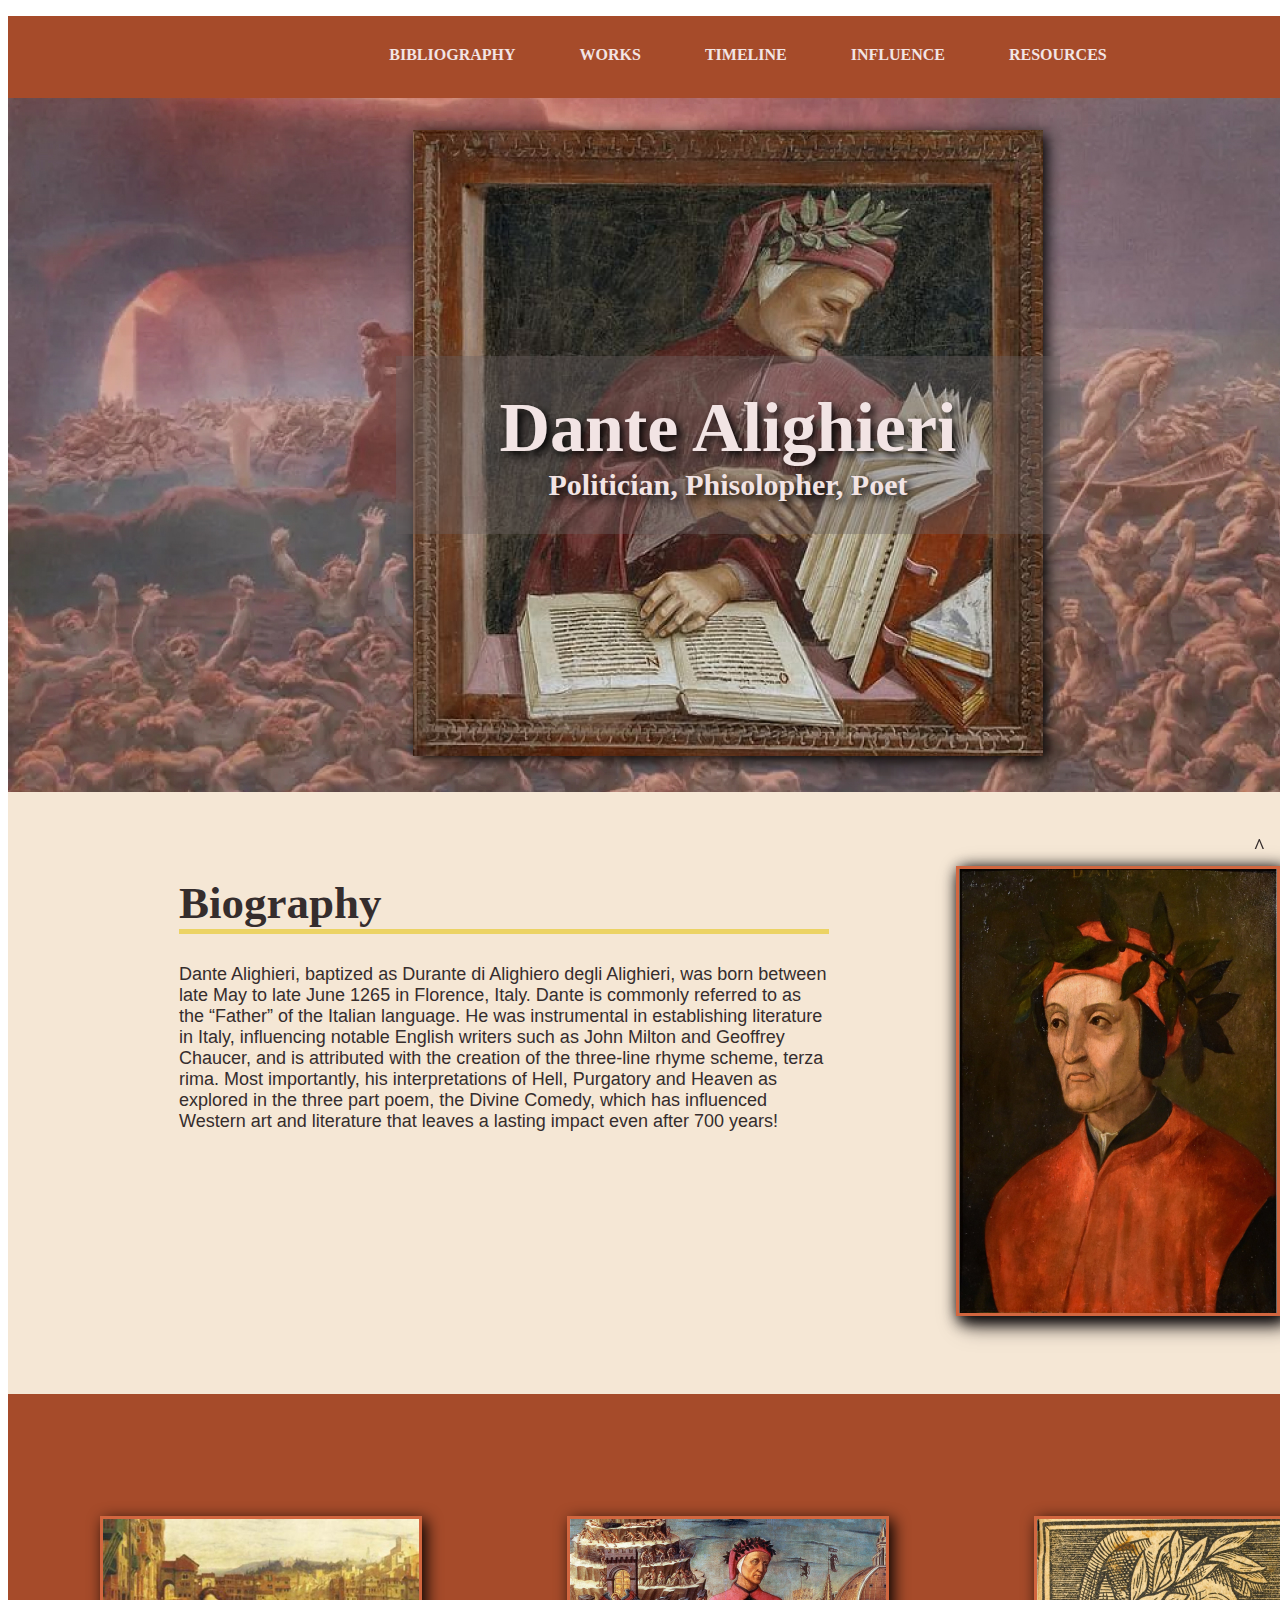
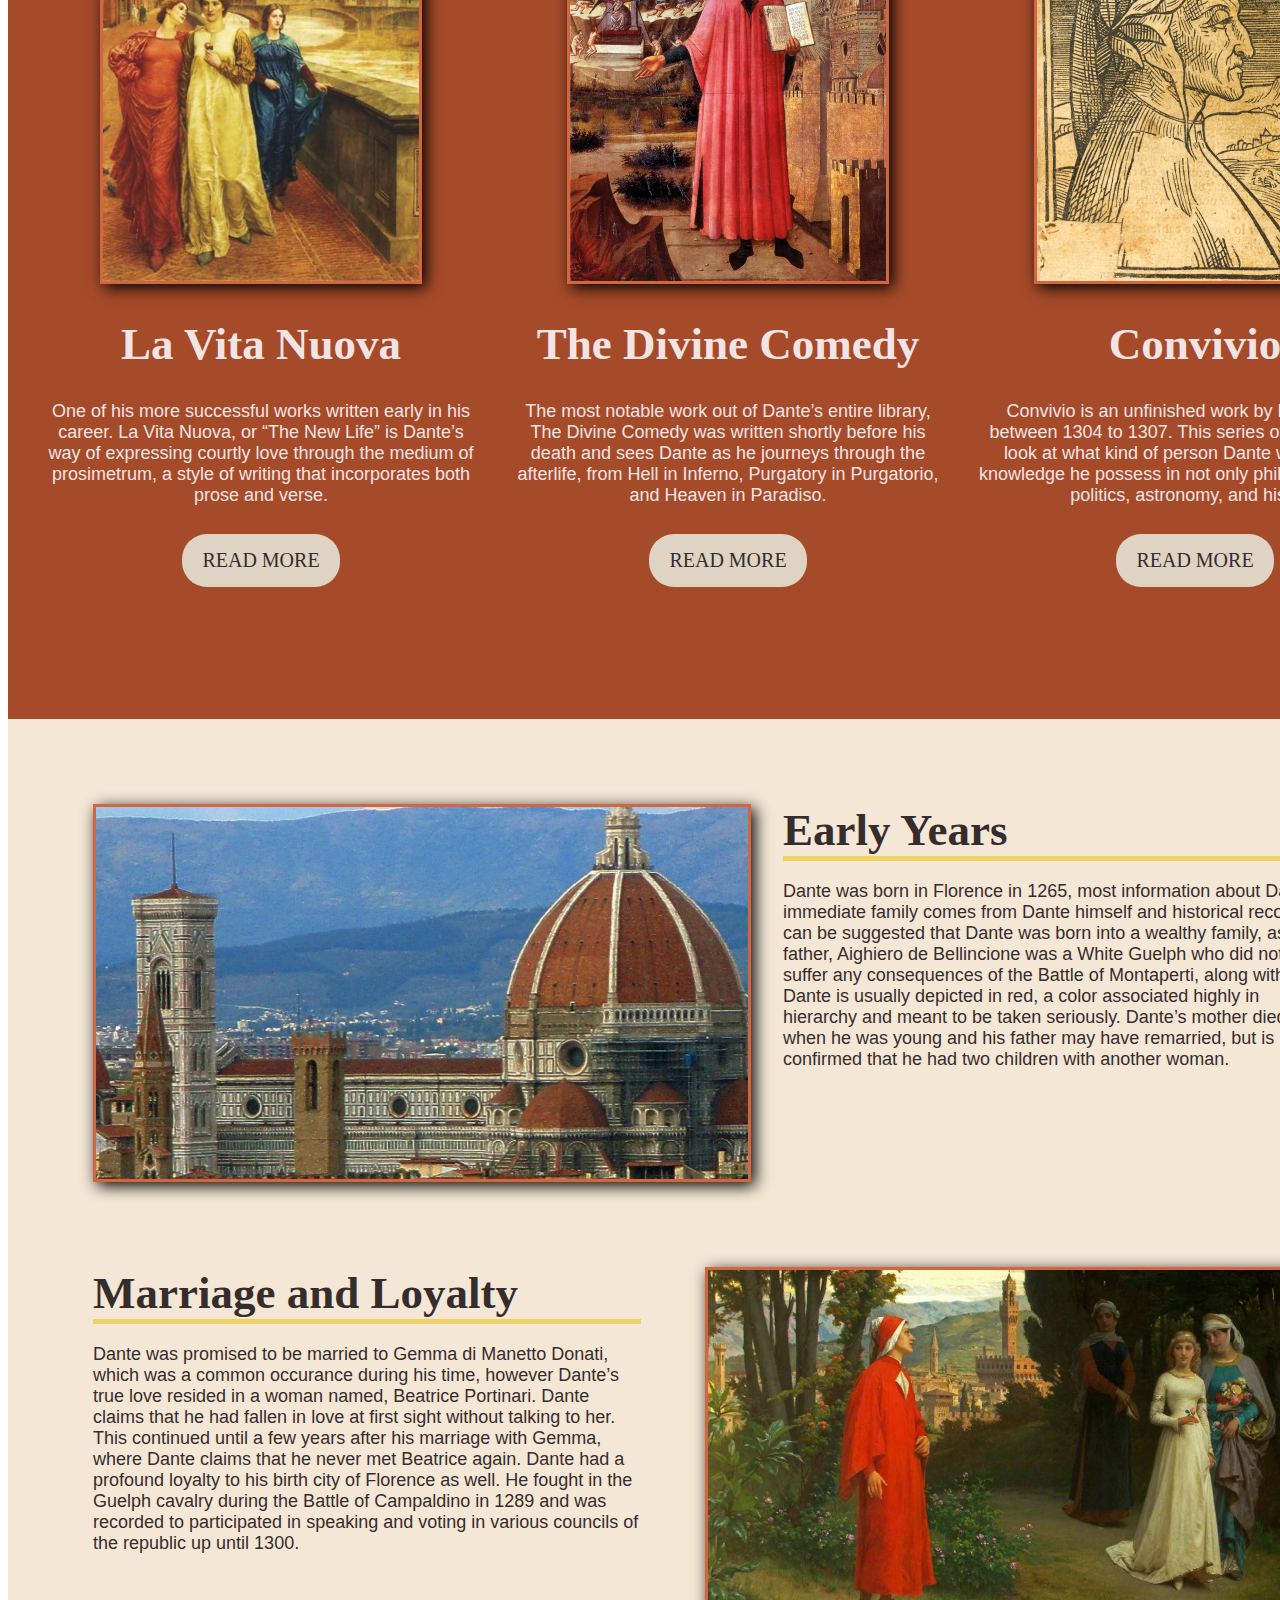
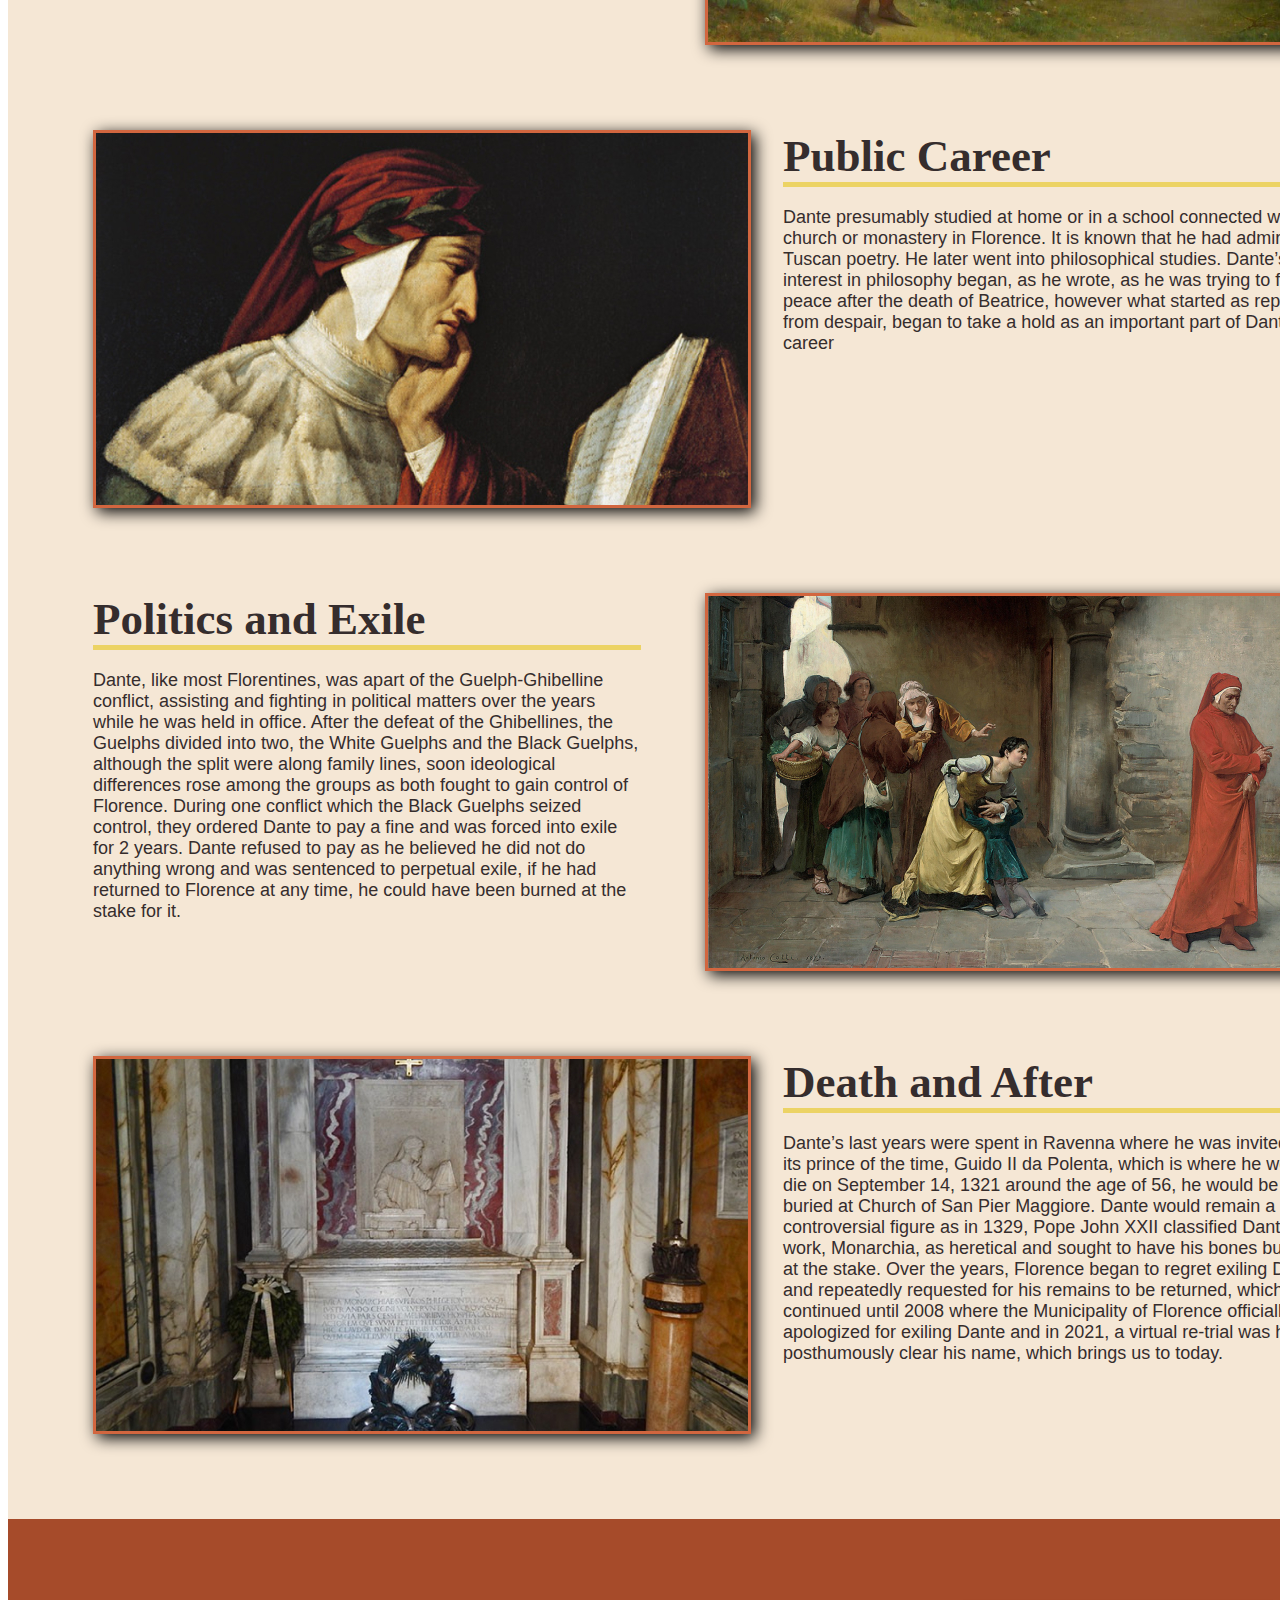
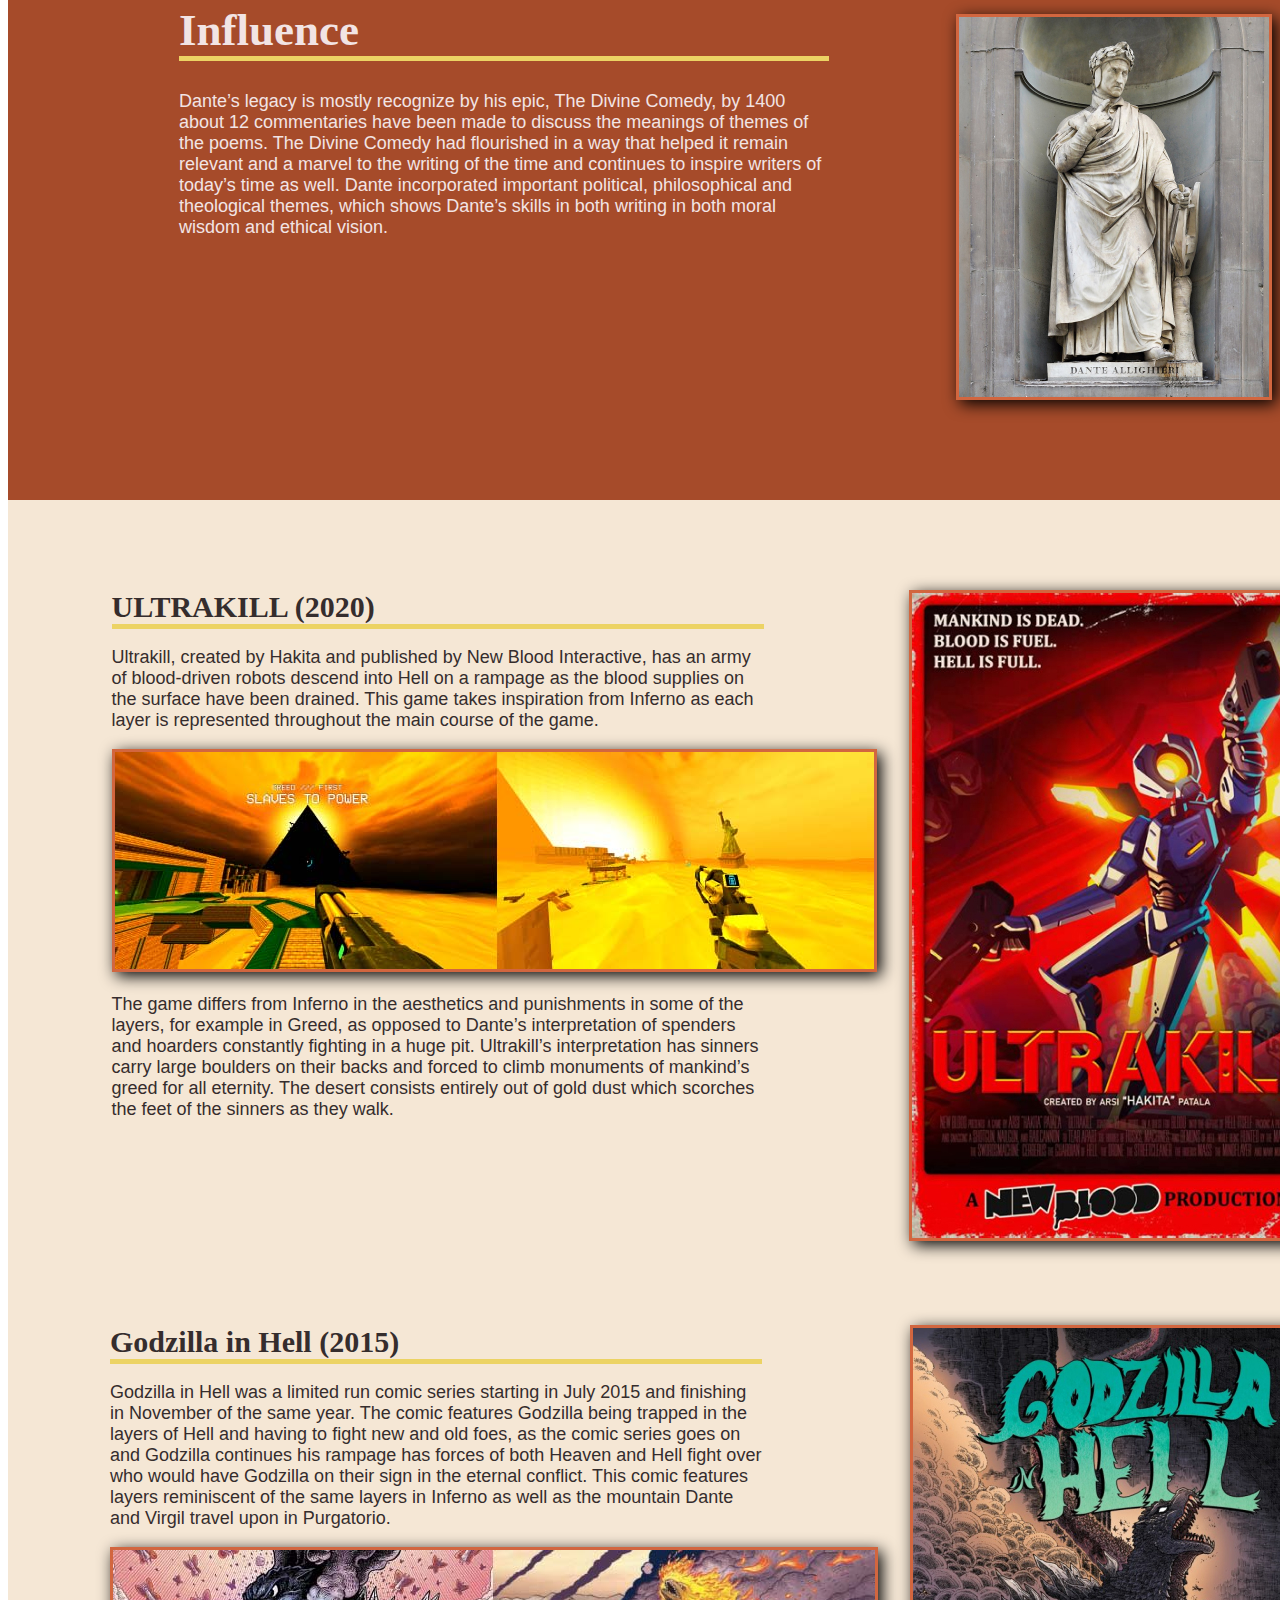
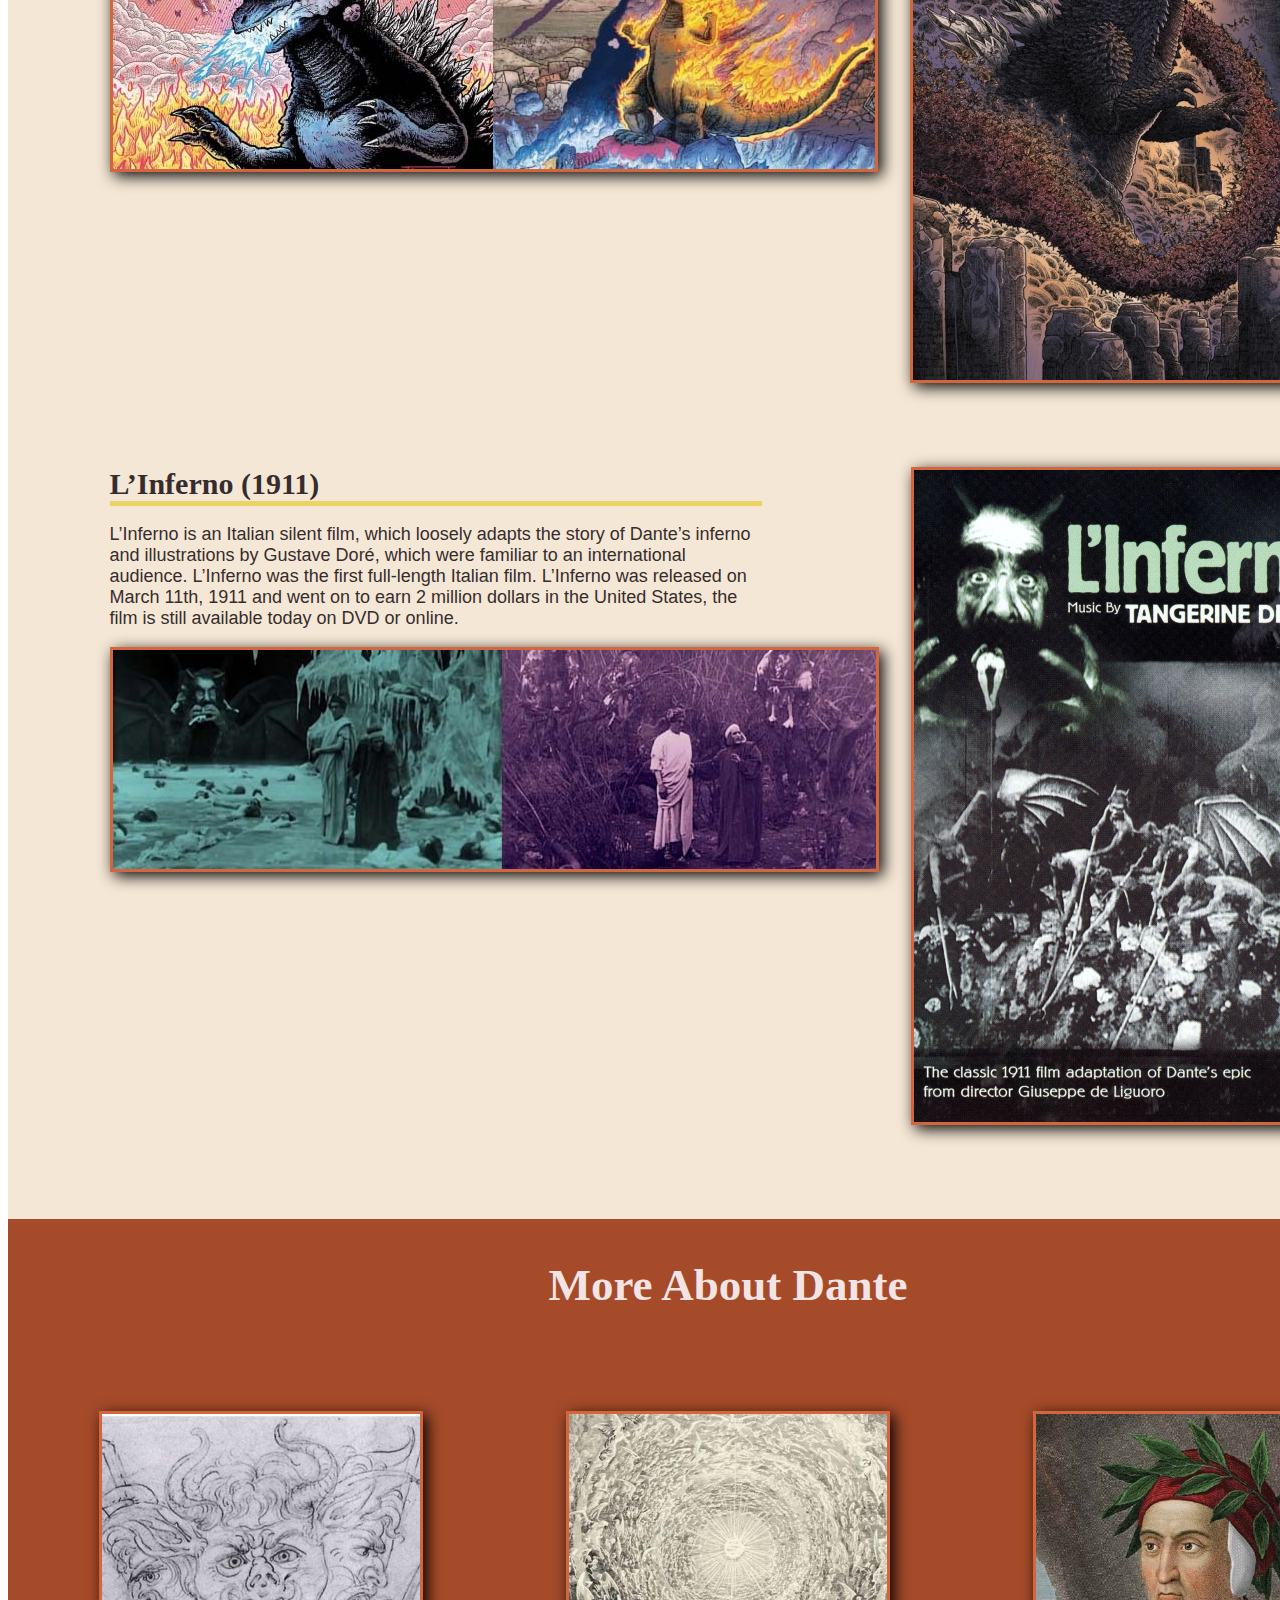
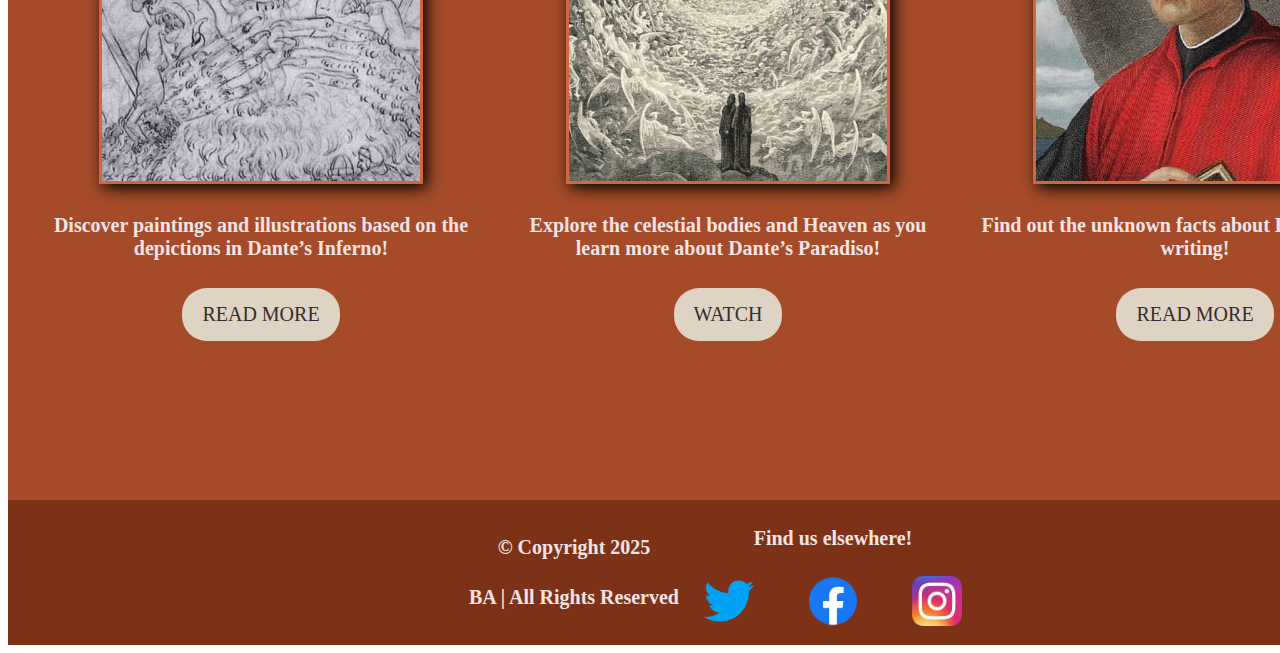
<file: index.html>
<!DOCTYPE html>
<html lang="en">
<head>
    <meta charset="UTF-8">
    <meta http-equiv="X-UA-Compatible" content="IE=edge">
    <meta name="viewport" content="width=device-width, initial-scale=1.0">
    <link rel="stylesheet" href="style.css">
    <title>Dante Biography Site</title>
</head>
<body>  

<div class="container">

<section class="dante-hero" id="backup">

    <div class="navigation">

        <nav>

            <ul>

                <li><a href=" #section-1 " >Bibliography</a></li>
                <li><a href=" #section-2 " >Works</a></li>
                <li><a href=" #section-3 " >Timeline</a></li>
                <li><a href=" #section-4 " >Influence</a></li>
                <li><a href=" #section-5 " >Resources</a></li>

            </ul>

        </nav>

    </div>

<div class="controls">

    <li><a href=" #backup"> <h4> ^ </h4> </a></li>

</div>

</section>

    <div class="hero">

        <div class="hero-photo">

            <img src="images/hero-photo.jpg" alt="hero-photo">

        </div>

        <div class="hero-content">

            <h3>Dante Alighieri</h3>
            <h2>Politician, Phisolopher, Poet</h2>

        </div>

    </div>

<section class="dante-bibliography" id="#section-1">

    <div class="bibliography">

        <div class="biblio-content">

            <h1>Biography</h1>
            <p>Dante Alighieri, baptized as Durante di Alighiero degli Alighieri, was born between late May to late June 1265 in Florence, Italy. Dante is commonly referred to as the “Father” of the Italian language. He was instrumental in establishing literature in Italy, influencing notable English writers such as John Milton and Geoffrey Chaucer, and is attributed with the creation of the three-line rhyme scheme, terza rima. Most importantly, his interpretations of Hell, Purgatory and Heaven as explored in the three part poem, the Divine Comedy, which has influenced Western art and literature that leaves a lasting impact even after 700 years!</p>

    </div>

        <div class="biblio-photo">

            <img src="images/biblio-photo.jpg" alt="bibliography-photo">

        </div>

    </div>

</section>

<section class="dante-works" id="section-2">

    <div class="section-cards">

        <div class="cards">

            <img src="images/la-vita-nuova.jpg" alt="la-vita-nuova">
            <h1>La Vita Nuova</h1>
            <p>One of his more successful works written early in his career. La Vita Nuova, or “The New Life” is Dante’s way of expressing courtly love through the medium of prosimetrum, a style of writing that incorporates both prose and verse.</p>
            <a href="./lavitanuova-info.html"> <button> READ MORE </button> </a>

        </div>

        <div class="cards">

            <img src="images/divine-comedy.jpg" alt="the-divine-comedy">
            <h1>The Divine Comedy</h1>
            <p>The most notable work out of Dante’s entire library, The Divine Comedy was written shortly before his death and sees Dante as he journeys through the afterlife, from Hell in Inferno, Purgatory in Purgatorio, and Heaven in Paradiso.</p>
            <a href="./divinecomedy-info.html"> <button> READ MORE </button> </a>

        </div>
        
        <div class="cards">

            <img src="images/convivio.jpg" alt="convivio">
            <h1>Convivio</h1>
            <p>Convivio is an unfinished work by Dante written between 1304 to 1307. This series of books takes a look at what kind of person Dante was and what knowledge he possess in not only philosophy, but also politics, astronomy, and history.</p>
            <a href="./convivio.html"> <button> READ MORE </button> </a>

        </div>
        
    </div>

</section>

<section class="dante-timeline" id="section-3">

<div class="timeline">
    
    <div class="timeline-cards">

        <div class="timeline-photo">

        <img src="images/florence.jpg" alt="florence">

        </div>

        <div class="timeline-content">

            <h1>Early Years</h1>
            <p>Dante was born in Florence in 1265, most information about Dante’s immediate family comes from Dante himself and historical records. It can be suggested that Dante was born into a wealthy family, as his father, Aighiero de Bellincione was a White Guelph who did not suffer any consequences of the Battle of Montaperti, along with how Dante is usually depicted in red, a color associated highly in hierarchy and meant to be taken seriously. Dante’s mother died when he was young and his father may have remarried, but is confirmed that he had two children with another woman.</p>

        </div>  

    </div>

    <div class="timeline-cards">

        <div class="timeline-content">

            <h1>Marriage and Loyalty</h1>
            <p>Dante was promised to be married to Gemma di Manetto Donati, which was a common occurance during his time, however Dante’s true love resided in a woman named, Beatrice Portinari. Dante claims that he had fallen in love at first sight without  talking to her. This continued until a few years after his marriage with Gemma, where Dante claims that he never met Beatrice again.

            Dante had a profound loyalty to his birth city of Florence as well. He fought in the Guelph cavalry during the Battle of Campaldino in 1289 and was recorded to participated in speaking and voting in various councils of the republic up until 1300.</p>

        </div>

        <div class="timeline-photo">

            <img src="images/dante-and-beatrice.jpg" alt="dante-and-beatrice">

        </div>

    </div>

    <div class="timeline-cards">

        <div class="timeline-photo">

            <img src="images/dante-writing.jpg" alt="dante-writing">

        </div>

        <div class="timeline-content">

            <h1>Public Career</h1>
            <p>Dante presumably studied at home or in a school connected with the church or monastery in Florence. It is known that he had admired Tuscan poetry. He later went into philosophical studies.

            Dante’s interest in philosophy began, as he wrote, as he was trying to find peace after the death of Beatrice, however what started as reprieve from despair, began to take a hold as an important part of Dante’s career</p>
            
        </div>

    </div>

    <div class="timeline-cards">

        <div class="timeline-content">

            <h1>Politics and Exile</h1>
            <p>Dante, like most Florentines, was apart of the Guelph-Ghibelline conflict, assisting and fighting in political matters over the years while he was held in office. After the defeat of the Ghibellines, the Guelphs divided into two, the White Guelphs and the Black Guelphs, although the split were along family lines, soon ideological differences rose among the groups as both fought to gain control of Florence. During one conflict which the Black Guelphs seized control, they ordered Dante to pay a fine and was forced into exile for 2 years. Dante refused to pay as he believed he did not do anything wrong and was sentenced to perpetual exile, if he had returned to Florence at any time, he could have been burned at the stake for it.</p>

        </div>

        <div class="timeline-photo">

            <img src="images/dante-in-exile.jpg" alt="dante-in-exile">

        </div>


    </div>


</div>

    <div class="timeline-cards">

        <div class="timeline-photo">

            <img src="images/dante-tomb.jpg" alt="dante-tomb">
        
        </div>

        <div class="timeline-content">

            <h1>Death and After</h1>
            <p>Dante’s last years were spent in Ravenna where he was invited by its prince of the time, Guido II da Polenta, which is where he would die on September 14, 1321 around the age of 56, he would be buried at Church of San Pier Maggiore.

            Dante would remain a controversial figure as in 1329, Pope John XXII classified Dante’s work, Monarchia, as heretical and sought to have his bones burned at the stake. Over the years, Florence began to regret exiling Dante and repeatedly requested for his remains to be returned, which continued until 2008 where the Municipality of Florence officially apologized for exiling Dante and in 2021, a virtual re-trial was held to posthumously clear his name, which brings us to today.</p>

    </div>

</div>

</section>

<section class="dante-influence" id="section-4">

<div class="influence">

    <div class="influence-content">
        <h1>Influence</h1>
        <p>Dante’s legacy is mostly recognize by his epic, The Divine Comedy, by 1400 about 12 commentaries have been made to discuss the meanings of themes of the poems. The Divine Comedy had flourished in a way that helped it remain relevant and a marvel to the writing of the time and continues to inspire writers of today’s time as well. Dante incorporated important political, philosophical and theological themes, which shows Dante’s skills in both writing in both moral wisdom and ethical vision.</p>
    </div>

    <div class="influence-photo">
        <img src="images/dante-statue.jpg" alt="dante-statue">
    </div>

</div>

</section>

    <div class="modern-works">

        <div class="modern-works-content">

            <div class="modern-works-info">
                <h2>ULTRAKILL (2020)</h2> 
                <p>Ultrakill, created by Hakita and published by New Blood Interactive, has an army of blood-driven robots descend into Hell on a rampage as the blood supplies on the surface have been drained. This game takes inspiration from Inferno as each layer is represented throughout the main course of the game.</p>
                <img src="images/uk-greed.jpg" alt="greed-layer">
                <p>The game differs from Inferno in the aesthetics and punishments in some of the layers, for example in Greed, as opposed to Dante’s interpretation of spenders and hoarders constantly fighting in a huge pit. Ultrakill’s interpretation has sinners carry large boulders on their backs and forced to climb monuments of mankind’s greed for all eternity. The desert consists entirely out of gold dust which scorches the feet of the sinners as they walk.</p>

            </div>

            <div class="modern-works-photo">

                <img src="images/ultrakill.jpg" alt="ultrakill">

            </div>
        
        </div>

        <div class="modern-works-content">

            <div class="modern-works-info">

                <h2>Godzilla in Hell (2015)</h2>
                <p>Godzilla in Hell was a limited run comic series starting in July 2015 and finishing in November of the same year. The comic features Godzilla being trapped in the layers of Hell and having to fight new and old foes, as the comic series goes on and Godzilla continues his rampage has forces of both Heaven and Hell fight over who would have Godzilla on their sign in the eternal conflict. This comic features layers reminiscent of the same layers in Inferno as well as the mountain Dante and Virgil travel upon in Purgatorio. </p>
                <img src="images/godzilla-fighting.jpg" alt="godzilla-fighting">

            </div>

            <div class="modern-works-photo">

                <img src="images/godzilla-in-hell.jpg" alt="godzilla-in-hell">

            </div>

        </div>

        <div class="modern-works-content">

            <div class="modern-works-info">

                <h2>L’Inferno (1911)</h2>
                <p>L’Inferno is an Italian silent film, which loosely adapts the story of Dante’s inferno and illustrations by Gustave Doré, which were familiar to an international audience. L’Inferno was the first full-length Italian film. L’Inferno was released on March 11th, 1911 and went on to earn 2 million dollars in the United States, the film is still available today on DVD or online.</p>
                <img src="images/dante-and-virgil-linferno.jpg" alt="dante-virgil-inferno">

            </div>

            <div class="modern-works-photo">

                <img src="images/linferno.jpg" alt="inferno">

            </div>

        </div>

    </div>

</section>

<section class="dante-resources" id="section-5">

<div class="more-info">

    <h1>More About Dante</h1>

</div>

<div class="section-cards">

    <div class="cards">

            <img src="images/satan.jpg" alt="satan">
            <h4>Discover paintings and illustrations based on the depictions in Dante’s Inferno!</p>
            <a href="https://www.florenceinferno.com/portraits-of-dante-in-florence/#:~:text=The%20most%20famous%20image%20of,(hell)%20with%20its%20circles." target="_blank" rel="noopener noreferrer"> <button> READ MORE </button> </a>

    </div>

    <div class="cards">

            <img src="images/paradiso.jpg" alt="paradiso">
            <h4>Explore the celestial bodies and Heaven as you learn more about Dante’s Paradiso!</p>
            <a href="https://www.youtube.com/watch?v=b__PdJegZTA" target="_blank" rel="noopener noreferrer"> <button> WATCH </button> </a>

    </div>
    
    <div class="cards">

            <img src="images/dante-painting.jpg" alt="dante-painting">
            <h4>Find out the unknown facts about Dante’s life and writing!</p>
            <a href="https://www.discoverwalks.com/blog/rome/top-10-amazing-facts-about-dante-alighieri/" target="_blank" rel="noopener noreferrer"> <button> READ MORE </button> </a>

    </div>

</div>

</section>

    <div class="footer">

        <div class="copyright">

            <h4> © Copyright 2025 </h4>
            <h4> BA | All Rights Reserved </h4>

        </div>

        <div class="social">

            <h4> Find us elsewhere! </h4>

            <img src="images/twitter.jpeg" alt="twitter">
            <img src="images/facebook.jpeg" alt="facebook">
            <img src="images/instagram.jpeg" alt="instagram">

        </div>
        
    </div>

</div>  

</body>

</html>
</file>
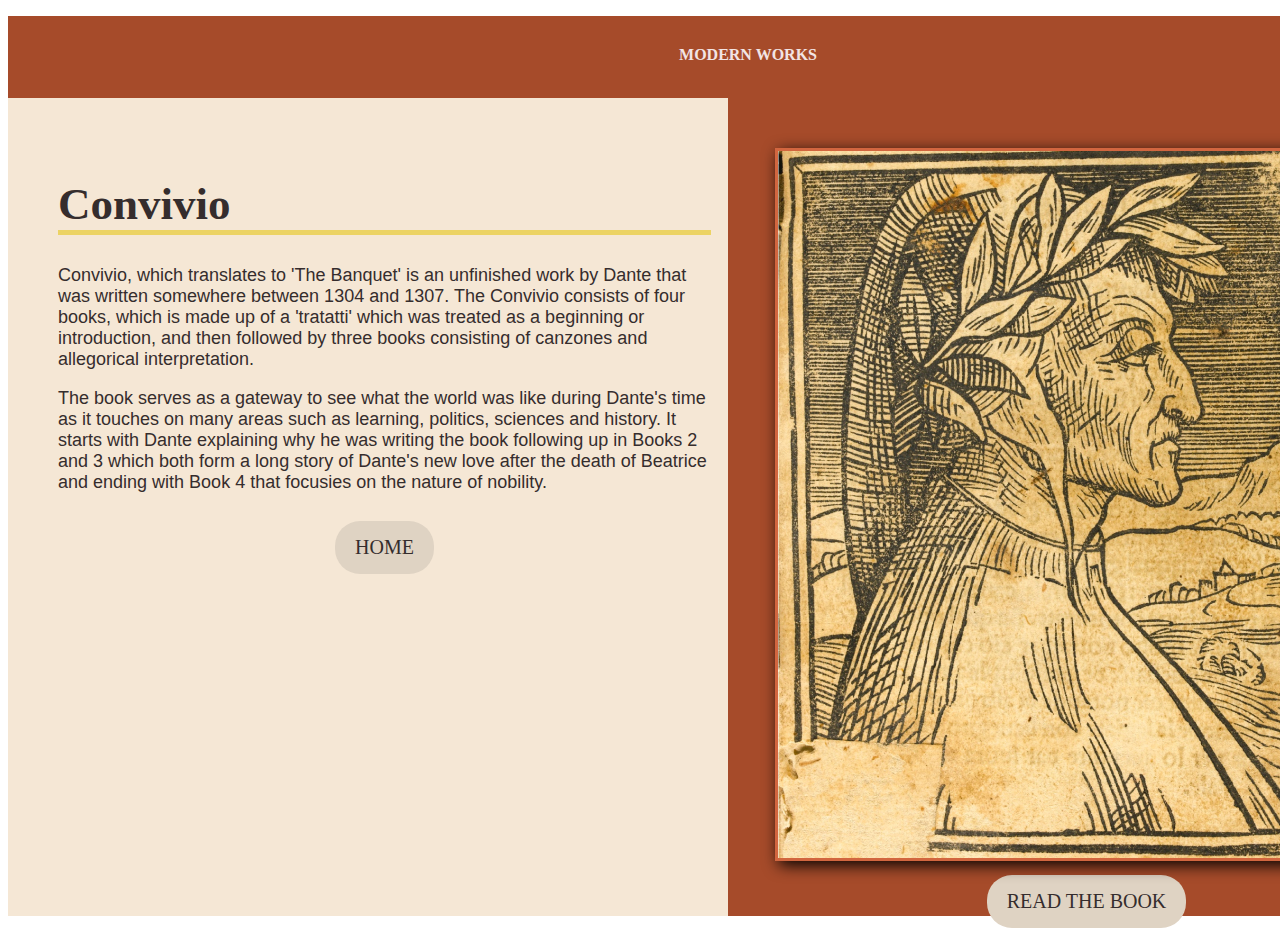
<file: convivio.html>
<!DOCTYPE html>
<html lang="en">
<head>
    <meta charset="UTF-8">
    <meta http-equiv="X-UA-Compatible" content="IE=edge">
    <meta name="viewport" content="width=device-width, initial-scale=1.0">
    <link rel="stylesheet" href="style.css">
    <link rel="stylesheet" href="works-style.css">
    <title>La Vita Nuova</title>
</head>
<body>

<div class="container">

    <section class="dante-hero" id="backup">

        <div class="navigation">
    
            <nav>
    
                <ul>
    
                    <li><a href="#" >Modern Works</a></li>
    
                </ul>
    
            </nav>
    
        </div>
    
    </section>

    <div class="depth">
    
        <div class="depth-cards">
    
            <div class="depth-content">
    
                <h1>Convivio</h1>
                <p>Convivio, which translates to 'The Banquet' is an unfinished work by Dante that was written somewhere between 1304 and 1307. The Convivio consists of four books, which is made up of a 'tratatti' which was treated as a beginning or introduction, and then followed by three books consisting of canzones and allegorical interpretation.</p>

                <p>The book serves as a gateway to see what the world was like during Dante's time as it touches on many areas such as learning, politics, sciences and history. It starts with Dante explaining why he was writing the book following up in Books 2 and 3 which both form a long story of Dante's new love after the death of Beatrice and ending with Book 4 that focusies on the nature of nobility.
                </p>

                <div class="home-button">

                    <a href="./index.html"> <button> HOME </button> </a>
            
                </div>
    
            </div>
    
            <div class="depth-photo">
    
                <img src="images/convivio-big.jpg" alt="convivio">

                <div class="home-button">

                    <a href="https://digitaldante.columbia.edu/text/library/the-convivio/" target="_blank" rel="noopener noreferrer"> <button> READ THE BOOK </button> </a>
            
                </div>

            </div>  
    
        </div>

    </div>

</div>

</body>

</html>
</file>
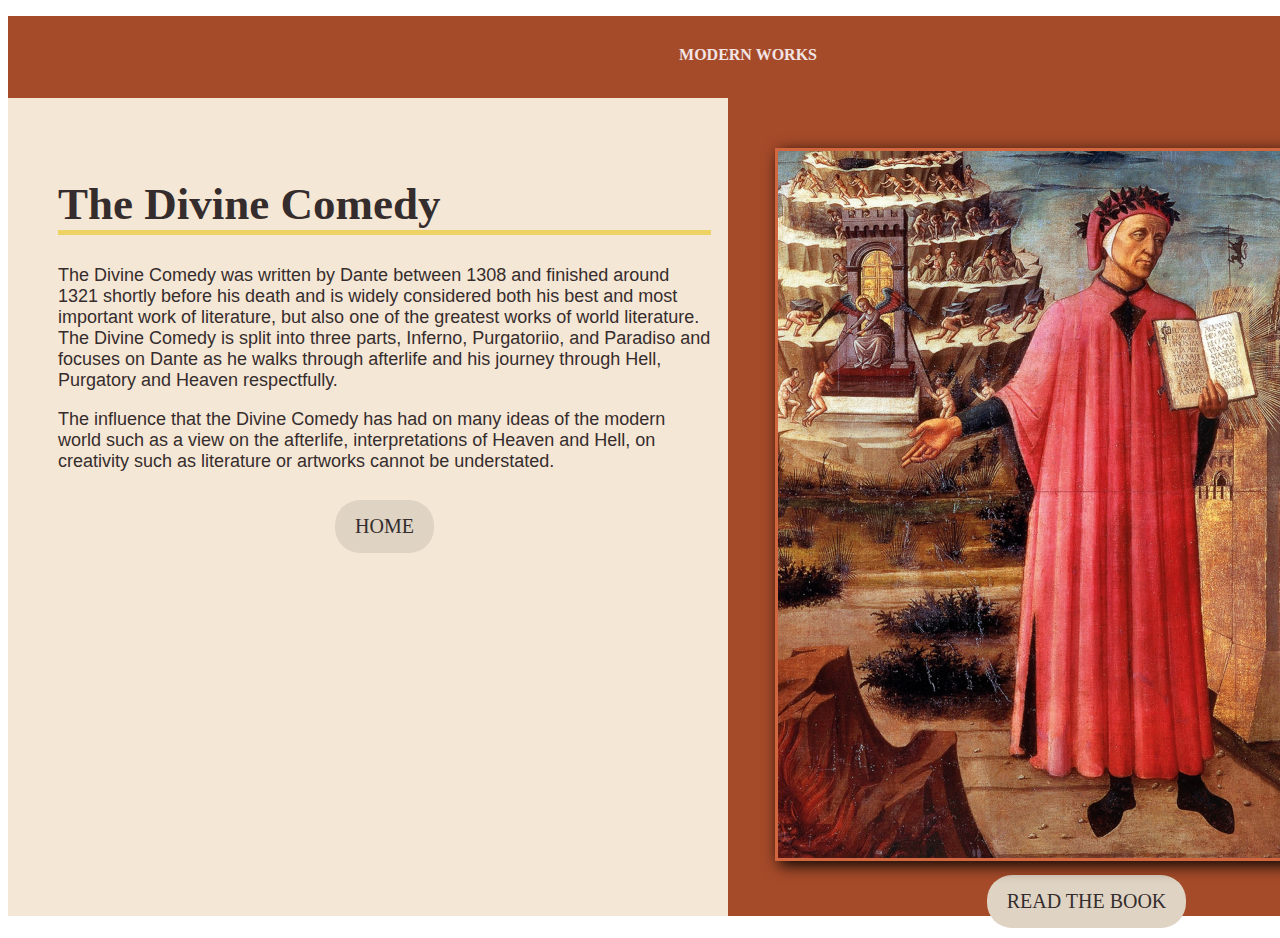
<file: divinecomedy-info.html>
<!DOCTYPE html>
<html lang="en">
<head>
    <meta charset="UTF-8">
    <meta http-equiv="X-UA-Compatible" content="IE=edge">
    <meta name="viewport" content="width=device-width, initial-scale=1.0">
    <link rel="stylesheet" href="style.css">
    <link rel="stylesheet" href="works-style.css">
    <title>La Vita Nuova</title>
</head>
<body>

<div class="container">

    <section class="dante-hero" id="backup">

        <div class="navigation">
    
            <nav>
    
                <ul>
    
                    <li><a href="#" >Modern Works</a></li>
    
                </ul>
    
            </nav>
    
        </div>
    
    </section>

    <div class="depth">
    
        <div class="depth-cards">
    
            <div class="depth-content">
    
                <h1>The Divine Comedy</h1>
                <p>The Divine Comedy was written by Dante between 1308 and finished around 1321 shortly before his death and is widely considered both his best and most important work of literature, but also one of the greatest works of world literature. The Divine Comedy is split into three parts, Inferno, Purgatoriio, and Paradiso and focuses on Dante as he walks through afterlife and his journey through Hell, Purgatory and Heaven respectfully.</p>

                <p>The influence that the Divine Comedy has had on many ideas of the modern world such as a view on the afterlife, interpretations of Heaven and Hell, on creativity such as literature or artworks cannot be understated.</p>

                <div class="home-button">

                    <a href="./index.html"> <button> HOME </button> </a>
            
                </div>
    
            </div>
    
            <div class="depth-photo">
    
                <img src="images/divine-comedy-big.jpg" alt="divine-comedy">

                <div class="home-button">

                    <a href="https://digitaldante.columbia.edu/dante/divine-comedy/" target="_blank" rel="noopener noreferrer"> <button> READ THE BOOK </button> </a>
            
                </div>

            </div>  
    
        </div>

    </div>

</div>

</body>

</html>
</file>
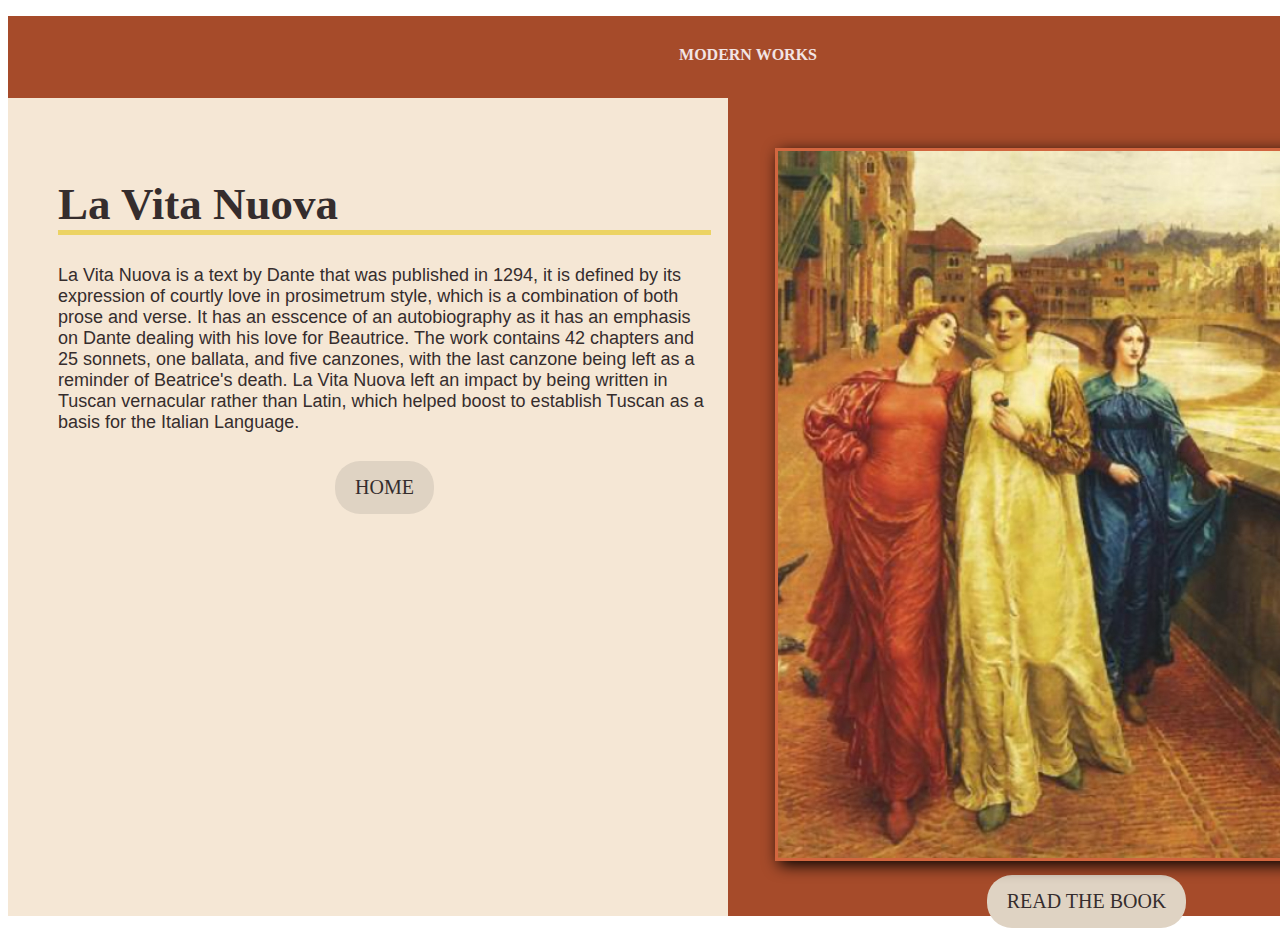
<file: lavitanuova-info.html>
<!DOCTYPE html>
<html lang="en">
<head>
    <meta charset="UTF-8">
    <meta http-equiv="X-UA-Compatible" content="IE=edge">
    <meta name="viewport" content="width=device-width, initial-scale=1.0">
    <link rel="stylesheet" href="style.css">
    <link rel="stylesheet" href="works-style.css">
    <title>La Vita Nuova</title>
</head>
<body>

<div class="container">

    <section class="dante-hero" id="backup">

        <div class="navigation">
    
            <nav>
    
                <ul>
    
                    <li><a href="#" >Modern Works</a></li>
    
                </ul>
    
            </nav>
    
        </div>
    
    </section>

    <div class="depth">
    
        <div class="depth-cards">
    
            <div class="depth-content">
    
                <h1>La Vita Nuova</h1>
                <p>La Vita Nuova is a text by Dante that was published in 1294, it is defined by its expression of courtly love in prosimetrum style, which is a combination of both prose and verse. It has an esscence of an autobiography as it has an emphasis on Dante dealing with his love for Beautrice. The work contains 42 chapters and 25 sonnets, one ballata, and five canzones, with the last canzone being left as a reminder of Beatrice's death. La Vita Nuova left an impact by being written in Tuscan vernacular rather than Latin, which helped boost to establish Tuscan as a basis for the Italian Language. </p>

                <div class="home-button">

                    <a href="./index.html"> <button> HOME </button> </a>
            
                </div>
    
            </div>
    
            <div class="depth-photo">
    
                <img src="images/la-vita-nuova-big.jpg" alt="la-vita-nuova">

                <div class="home-button">

                    <a href="https://digitaldante.columbia.edu/text/library/la-vita-nuova-frisardi/" target="_blank" rel="noopener noreferrer"> <button> READ THE BOOK </button> </a>
            
                </div>

            </div>  
    
        </div>

    </div>

</div>

</body>

</html>
</file>
<file: style.css>
:root {
    --primary-orange: rgba(166,75,42,100);
    --light-orange: rgba(210,102,63,100);
    --dark-orange: rgba(125,50,23,100);
    --yellow: rgba(236,211,100,100);
    --white: rgba(245,231,213,100);
    --gray: rgba(107,97,97,100);
    --text-white: rgba(242,228,228,100);
    --text-dark: rgba(53,45,45,100);
    --button-white: rgba(223,211,195,100);
    --black: rgba(0,0,0,100);
    --real-white: rgba(255,255,255,100);
    --test-highlight: rgba(252,228,196,100);
}

@import url('https://fonts.googleapis.com/css2?family=Literata&display=swap');
@import url('https://fonts.googleapis.com/css2?family=Catamaran:wght@300&family=Literata&display=swap');

html {
    scroll-behavior: smooth;
}

.container {
    width: 1440px;
    margin: 0 auto;
    background-color: var(--white);
}

h1,h2,h3,h4 {
    font-family: 'Literata', serif;
    color: var(--text-dark);
    font-weight: 600;
}

h1 {
    font-size: 45px;
}

h2 {
    font-size: 30px; 
}

h3 {
    font-size: 70px;
}

h4 {
    font-size: 20px;
}

p {
    font-family: 'Catamaran', sans-serif;
    font-size: 18px;
    color: var(--text-dark);
    font-weight: 300;
}

button {
    padding: 15px 20px;
    margin: 10px;
    border-radius: 25px;
    border: none;
    background-color: var(--button-white);
    color: var(--text-dark);
    font-family: 'Literata', serif;
    font-size: 20px;
    text-transform: uppercase;
    transition-duration: 0.3s;
}

button:hover {
    background-color: var(--test-highlight);
    filter: drop-shadow(0px 0px 8px var(--yellow));
}

.section-cards h1 {
    color: var(--text-white);
}

.section-cards h4 {
    color: var(--text-white);
}

.section-cards p {
    color: var(--text-white);
}

.controls {
    position: fixed;
    right: 15px;
    bottom: 15px;
}

.controls li {
    list-style-type: none;
    font-weight: bold;
}

.controls a {
    text-decoration: none;
}

.controls h4 {
  color: var(--text-dark);
}

.controls h4:hover {
    color: rgba(107,97,97,0.4);
}

img {
    border: 3px solid;
    border-color: var(--light-orange);
    filter: drop-shadow(4px 4px 8px var(--black));
}

.home-button {
    display: flex;
    align-items: center;
    justify-content: center;
}

.navigation {
    background-color: var(--primary-orange);
    font-family: 'Literata', serif;
    width: 1440px;
    height: 82px;
}

nav {
    text-align: center;
}

nav a {
    text-decoration: none;
    padding: 30px;
    font-weight: bold;
    color: var(--text-white)
}

nav li {
    list-style-type: none;
    display: inline-block;
    padding: 30px 0;
}

nav ul {
    color: var(--text-white);
    text-transform: uppercase;
}

nav a:hover {
    color: var(--real-white);
  }

nav a:active {
    color: var(--white);
}

.hero {
    background-image: url(images/hero-image.jpg);
    background-repeat: no-repeat;
    background-position: center;
    background-size: cover;
    height: 70vh;
    display: flex;
    justify-content: center;
    align-items: center;
    padding: 2em;
}

.hero-photo img {
    border: 0px;
    padding: 70px;
}

.hero-content h3 {
    color: var(--text-white);
    text-shadow: 4px 4px 8px var(--black);
}

.hero-content h2 {
    color: var(--text-white);
    text-shadow: 4px 4px 8px var(--black);
}

.hero-content {
    background-color: rgba(107,97,97,0.4);
    text-align: center;
    position: absolute;
    width: 600px;
    padding: 2em;
}

.hero-content h3, .hero-content h2 {
    margin: 0;
}

.bibliography {
    background-color: var(--white);
    background-position: center;
    background-size: cover;
    display: flex;
    justify-content: space-inbetween;
    align-items: center;
}

.biblio-content {
    width: 650px;
    padding: 55px 127px 244px 171px;
}

.biblio-content h1 {
    border-bottom: 5px solid var(--yellow);
}

.biblio-photo {
    filter: drop-shadow(4px 4px 8px var(--text-dark));
    width: 318px;
}

.section-cards {
    display: flex;
    justify-content: center;
    align-items: center;
    background-color: var(--primary-orange);
    border: 2.5px var(--light-orange);
}

.cards {
    width: 435px;  
    margin: 16px;
    justify-content: center;
    align-items: center;
    text-align: center;
    padding-top: 106px;
    padding-bottom: 106px;
    color: var(--text-white);
}

.timeline {
    background-color: var(--white);
}

.timeline-content {
    padding-right: 2em;
}

.timeline-content h1 {
    border-bottom: 5px solid var(--yellow);
    margin: 0px;
}

.timeline-cards {
    background-color: var(--white);
    display: flex;
    justify-content: center;
    align-items: flex-start; 
    gap: 2em;
    margin: 85px;
}

.timeline-photo {
    display: flex;
    align-items: center;
}

.timeline-content p {
    margin-top: 20px;
}

.influence {
    background-color: var(--primary-orange);
    background-position: center;
    background-size: cover;
    display: flex;
    justify-content: space-inbetween;
    align-items: center;
    border: 2.5px var(--light-orange);
}

.influence-content {
    width: 650px;
    padding: 55px 127px 244px 171px;
    color: var(--text-white)
}

.influence-content h1 {
    color: var(--text-white);
    border-bottom: 5px solid var(--yellow);
}

.influence-content p {
    color: var(--text-white);
}

.modern-works {
    padding-top: 50px;
    padding-bottom: 50px;
    background-color: var(--white);
}

.modern-works-content {
    display: flex;
    justify-content: center;
    gap: 2em; 
    padding: 40px;
}

.modern-works-info {
    align-items: top;
}

.modern-works-info h2{
    width: 652px;
    border-bottom: 5px solid var(--yellow);
    margin: 0px;
}

.modern-works-info p{
    width: 652px;
}

.more-info {
    background-color: var(--primary-orange);
    height: 50px;
    padding: 10px;
}

.more-info h1 {
    color: var(--text-white);
    text-align: center;
}

.footer {
    display: flex;
    align-items: center;
    justify-content: center;
    background-color: var(--dark-orange);
}

.footer img {
    border: none;
    filter: none;
    width: 50px;
    height: 50px;
    object-fit: scale-down;
    padding: 0px 25px 15px 25px;
}

.footer h4 {
    color: var(--text-white);
    display: flex;
    align-items: center;
    justify-content: center;
}
</file>
<file: works-style.css>
.container {
    background-image: linear-gradient(to right, var(--white) 0%, var(--white) 50%, var(--primary-orange) 50%, var(--primary-orange) 100%);
    height: 100vh;
}

.depth-content {
    padding-right: 2em;
}

.depth-content h1 {
    border-bottom: 5px solid var(--yellow);
}

.depth-cards {
    display: flex;
    justify-content: center;
    align-items: flex-start;
    gap: 2em;
    margin: 50px;
}
</file>
